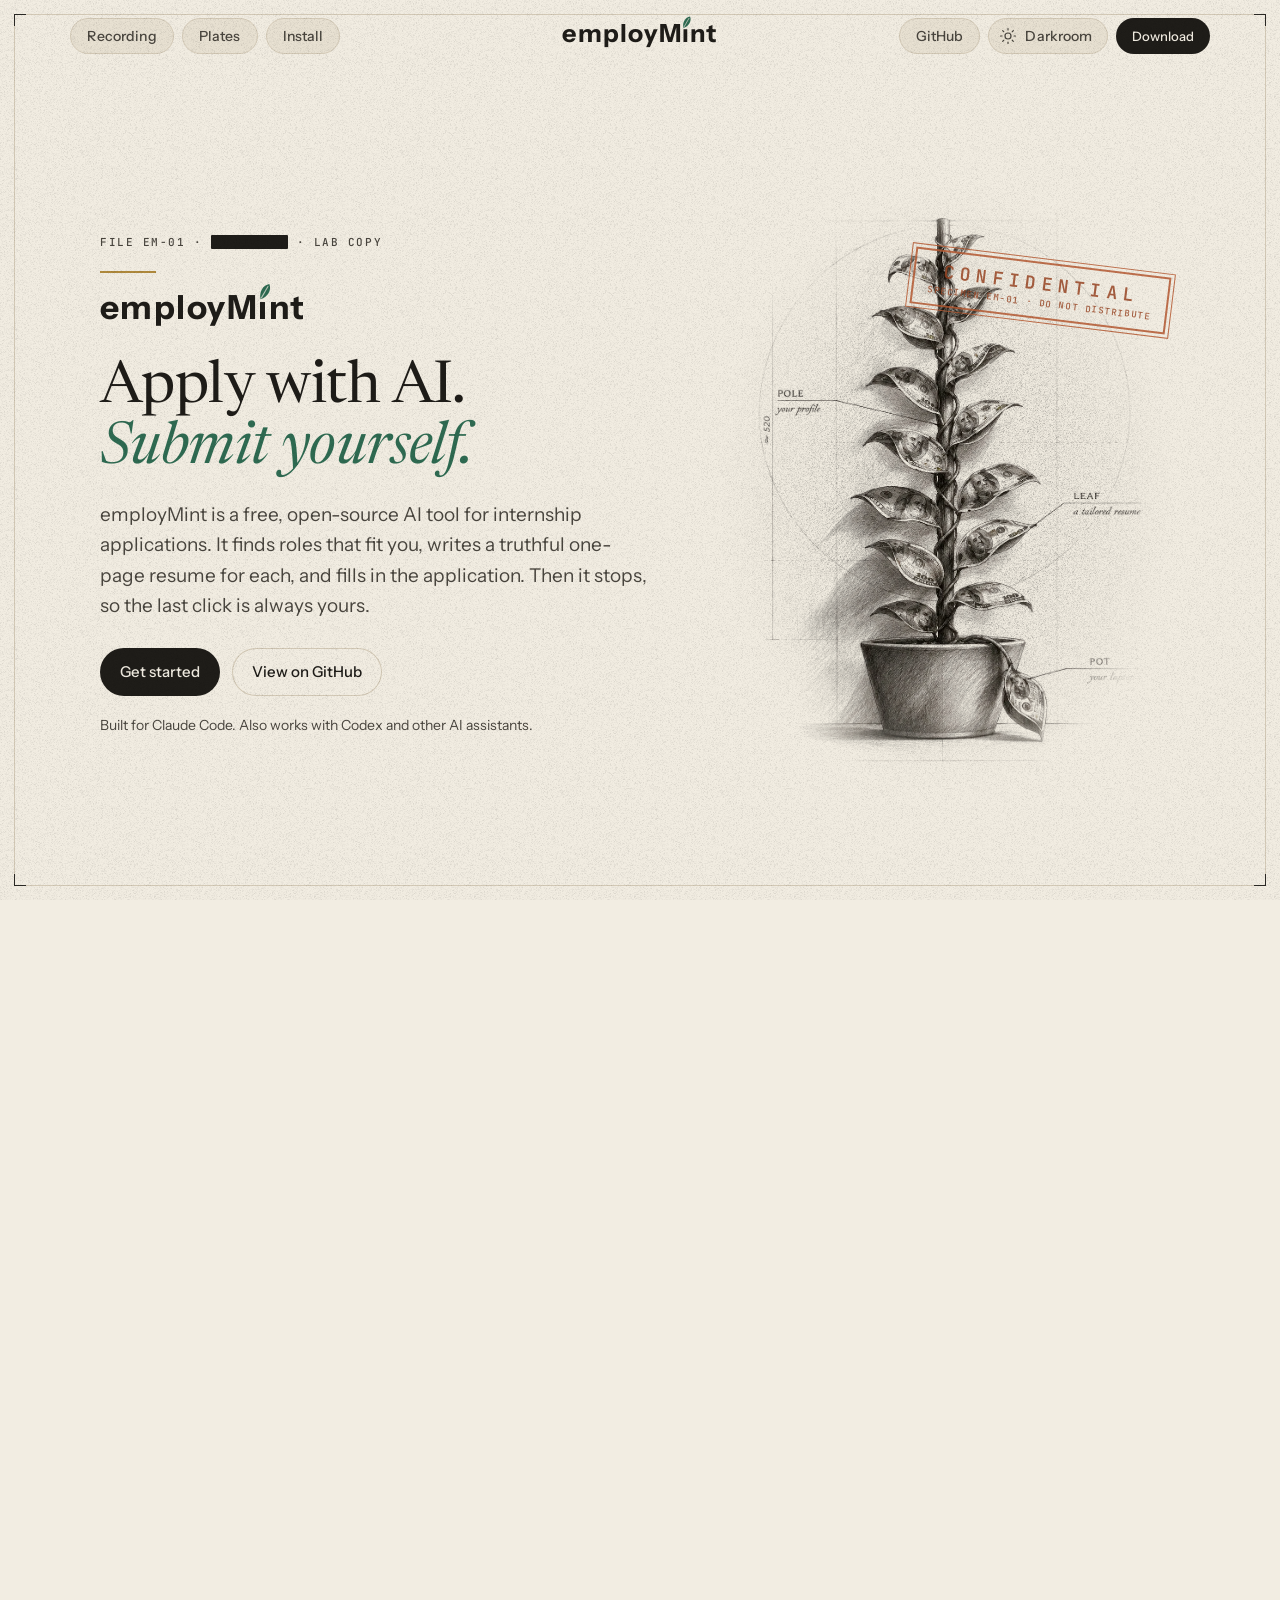
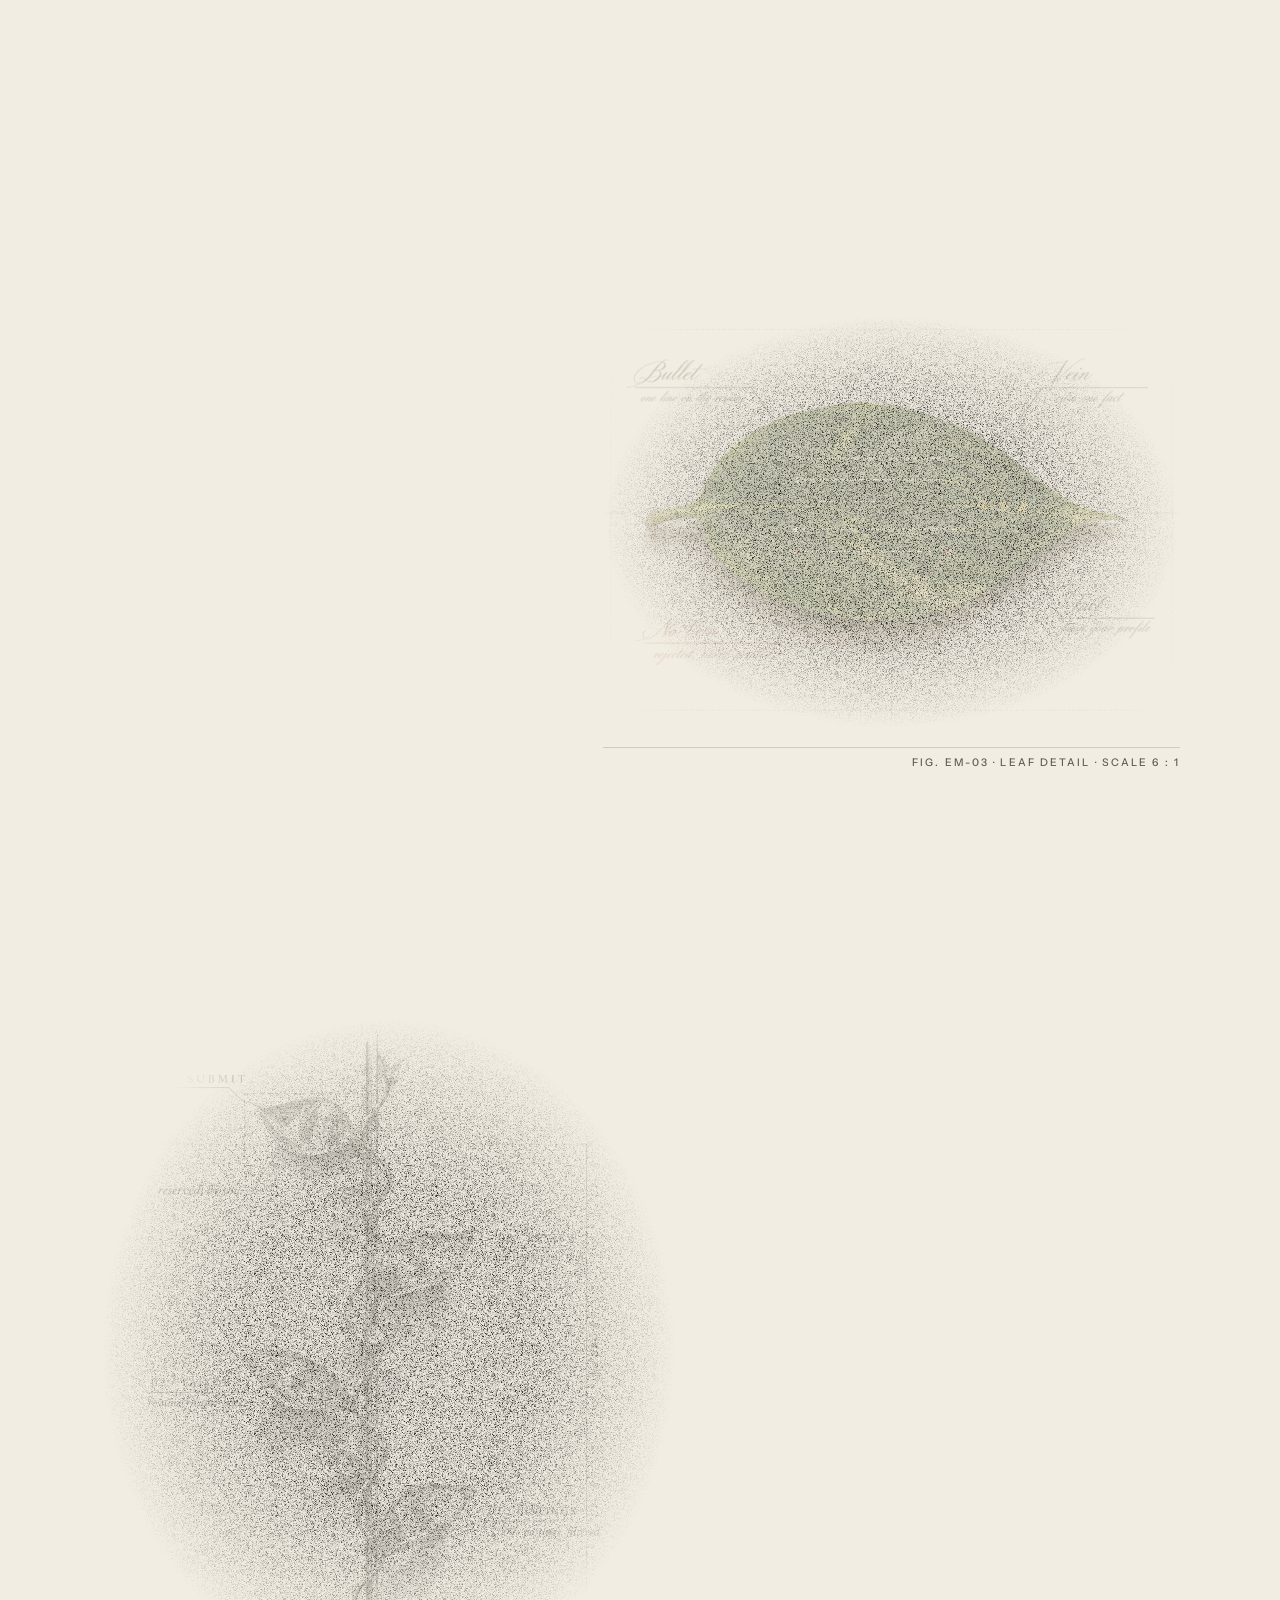
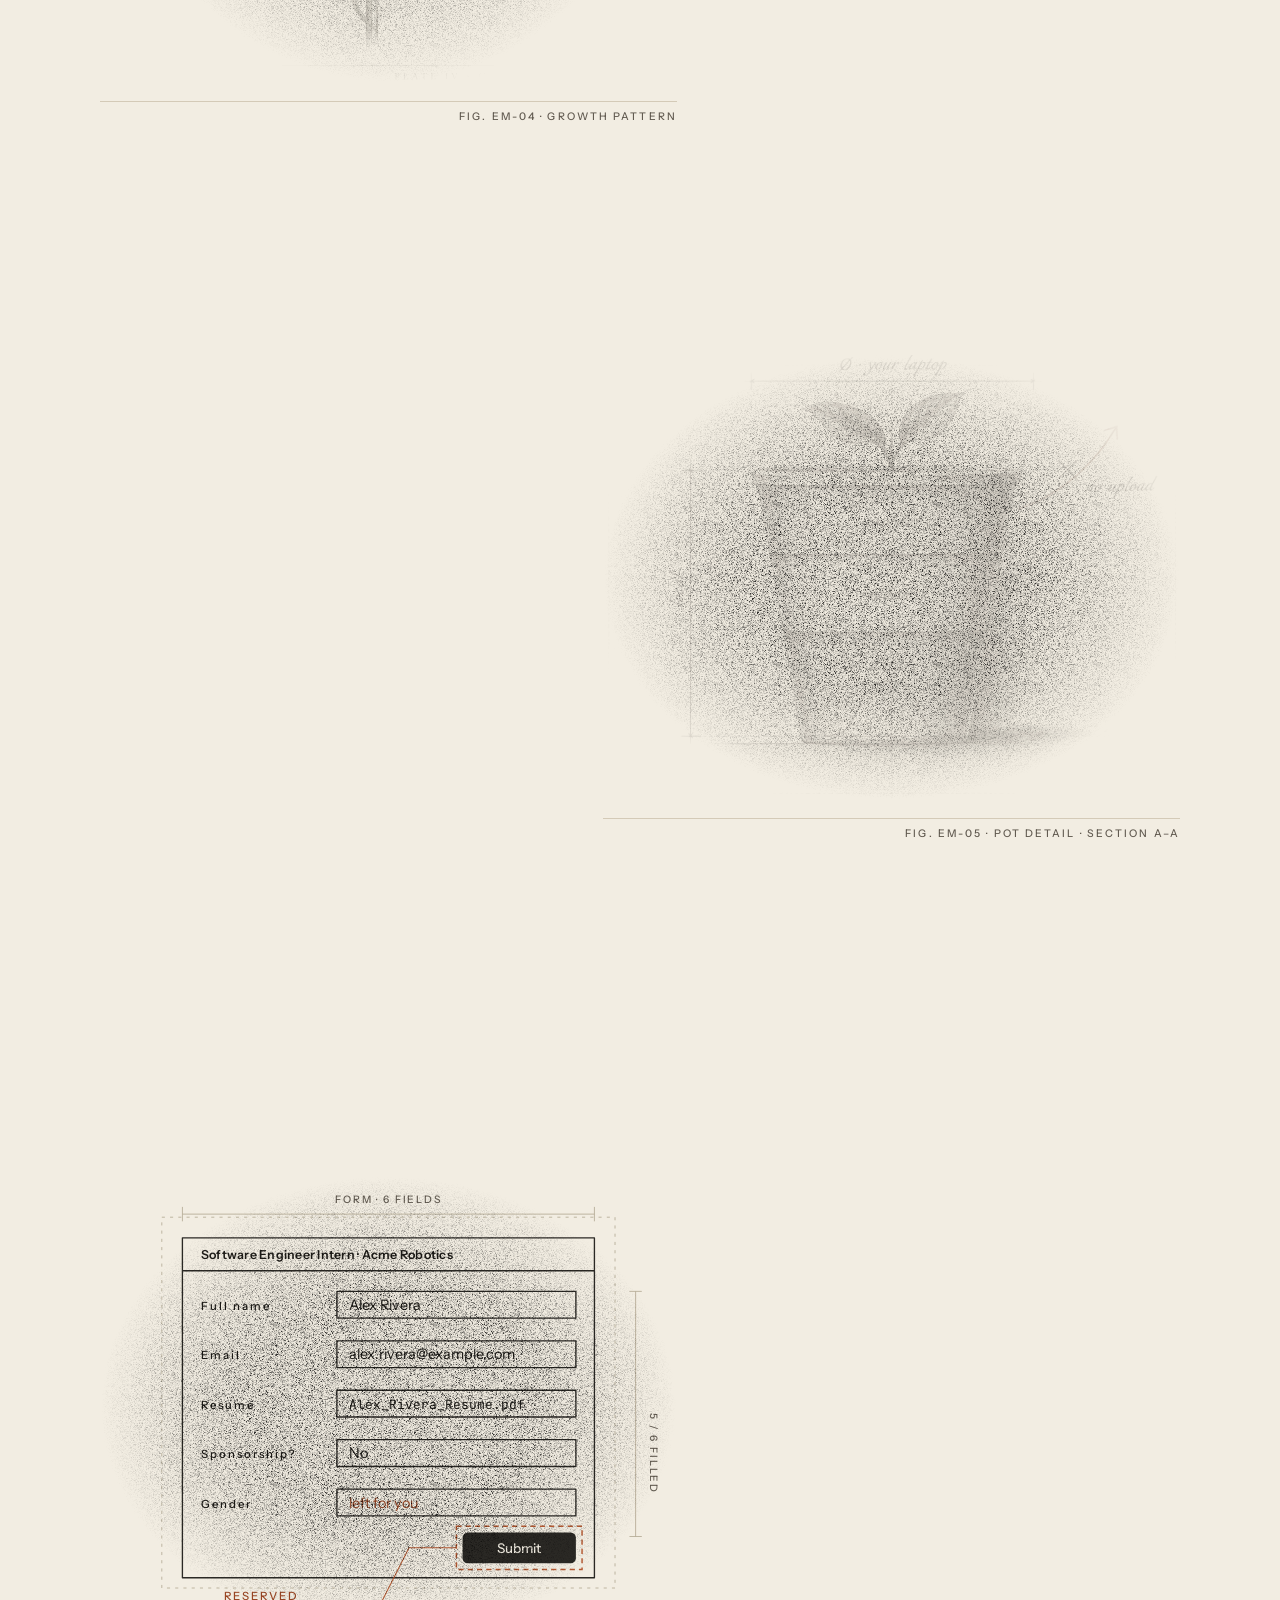
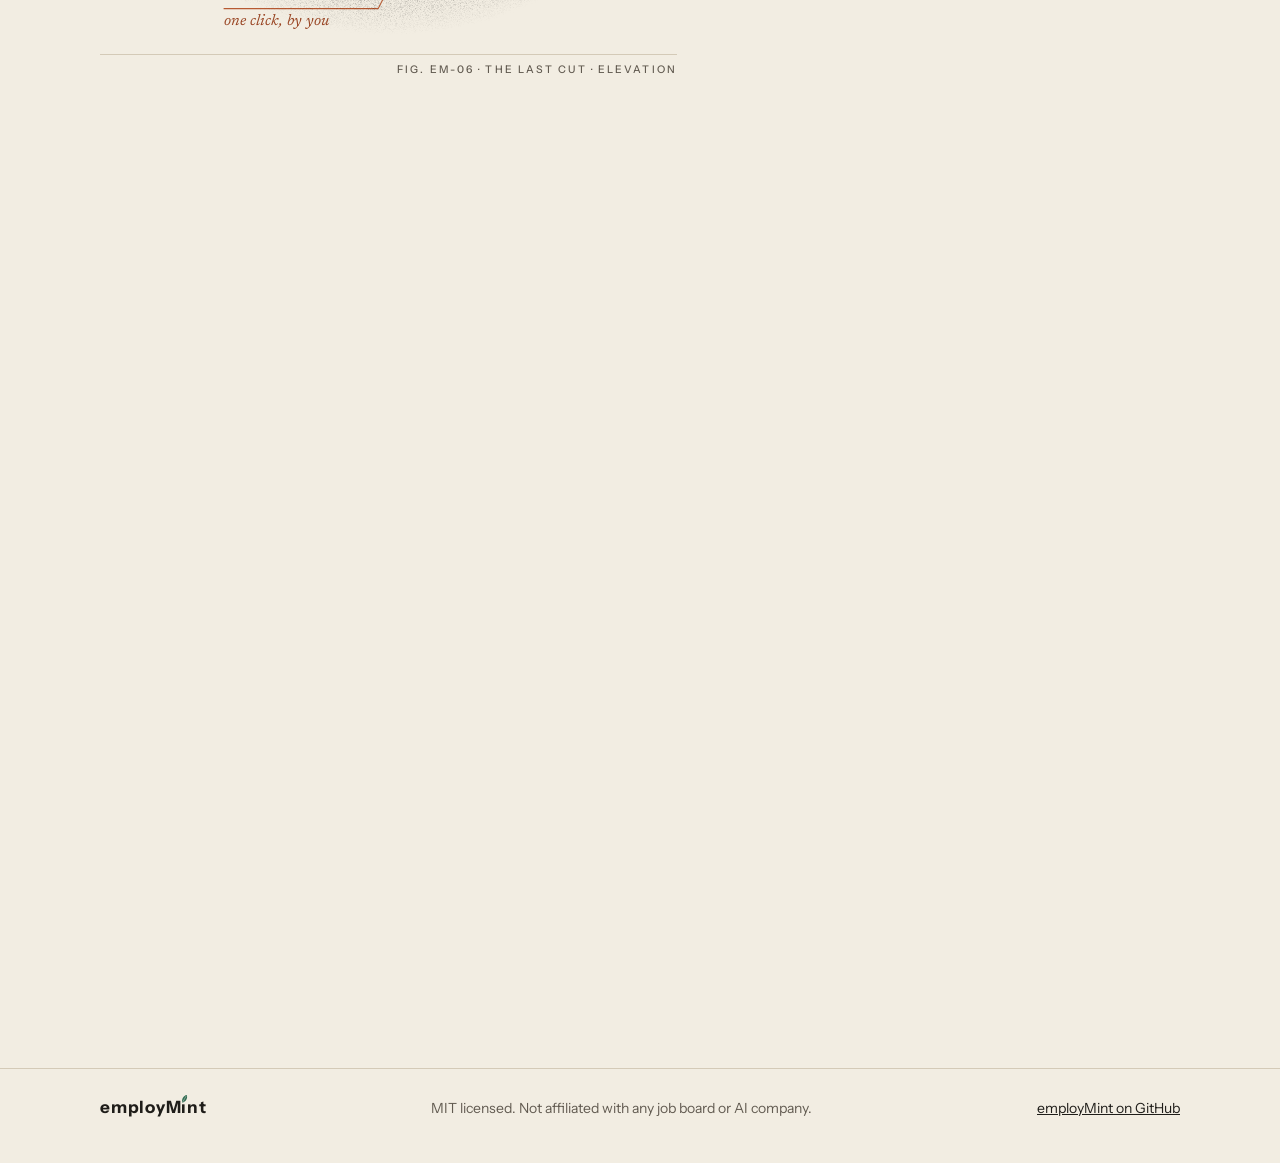
<file: site/index.html>
<!doctype html>
<html lang="en">
<head>
  <meta charset="utf-8">
  <meta name="viewport" content="width=device-width, initial-scale=1">
  <title>employMint: Free Open-Source AI Internship Application Tool</title>
  <meta name="description" content="Free, open-source tool that finds US internships, writes truthful tailored resumes, and fills applications with Claude Code. It stops before Submit.">
  <meta name="robots" content="index, follow, max-image-preview:large">
  <link rel="canonical" href="https://kunalagarrwal.github.io/employMint/">
  <meta property="og:type" content="website">
  <meta property="og:site_name" content="employMint">
  <meta property="og:title" content="employMint: Apply with AI. Submit yourself.">
  <meta property="og:description" content="A free internship tool that runs on your computer. It finds roles, writes a truthful resume for each, fills the form, and stops before Submit.">
  <meta property="og:url" content="https://kunalagarrwal.github.io/employMint/">
  <meta property="og:image" content="https://kunalagarrwal.github.io/employMint/og.jpg">
  <meta property="og:image:width" content="1200">
  <meta property="og:image:height" content="630">
  <meta property="og:image:alt" content="employMint: Apply with AI. Submit yourself. A pencil drawing of a plant labelled pole, your profile; leaf, a tailored resume; pot, your laptop.">
  <meta name="twitter:card" content="summary_large_image">
  <meta name="twitter:image" content="https://kunalagarrwal.github.io/employMint/og.jpg">
  <meta name="theme-color" content="#f2ede2" media="(prefers-color-scheme: light)">
  <meta name="theme-color" content="#171613" media="(prefers-color-scheme: dark)">
  <link rel="icon" href="favicon.svg" type="image/svg+xml">
  <link rel="preconnect" href="https://fonts.googleapis.com">
  <link rel="preconnect" href="https://fonts.gstatic.com" crossorigin>
  <link href="https://fonts.googleapis.com/css2?family=Instrument+Sans:wght@400;500;600;700&family=JetBrains+Mono:wght@400;500&family=Newsreader:ital,opsz,wght@0,6..72,400;0,6..72,500;1,6..72,400&display=swap" rel="stylesheet">
  <link rel="stylesheet" href="styles.css">
  <!-- Runs before first paint: a saved light/dark choice applies with no flash of the other theme. -->
  <script>(function () { var d = document.documentElement; d.classList.add("js");
    try { var t = localStorage.getItem("employmint-theme"); if (t === "light" || t === "dark") d.setAttribute("data-theme", t); } catch (e) {} })();</script>
  <script src="main.js" defer></script>
  <script type="application/ld+json">
  {
    "@context": "https://schema.org",
    "@type": "SoftwareApplication",
    "name": "employMint",
    "url": "https://kunalagarrwal.github.io/employMint/",
    "description": "Free, open-source internship application tool. It runs locally with your AI assistant, finds US internships, writes truthful tailored resumes, fills application forms, and stops before Submit.",
    "applicationCategory": "BusinessApplication",
    "operatingSystem": "macOS, Linux, Windows (via WSL)",
    "softwareRequirements": "Python 3.9 or newer, Google Chrome, an AI assistant such as Claude Code",
    "isAccessibleForFree": true,
    "license": "https://opensource.org/licenses/MIT",
    "downloadUrl": "https://github.com/kunalagarrwal/employMint/archive/refs/heads/main.zip",
    "sameAs": ["https://github.com/kunalagarrwal/employMint"],
    "offers": {"@type": "Offer", "price": "0", "priceCurrency": "USD"}
  }
  </script>
</head>
<body>
  <!-- One mint leaf, drawn once and reused everywhere. It points along +x from its base at 0,0. -->
  <svg class="defs" width="0" height="0" aria-hidden="true" focusable="false">
    <defs>
      <g id="leaf">
        <path d="M0 0 C10 -19 42 -22 64 0 C42 22 10 19 0 0 Z" pathLength="1" vector-effect="non-scaling-stroke"/>
        <path d="M3 0 C20 -1 40 -1 60 0" pathLength="1" fill="none" vector-effect="non-scaling-stroke"/>
        <path d="M15 -1 L23 -9 M15 1 L23 9 M29 -1 L38 -10 M29 1 L38 10 M43 -1 L50 -7 M43 1 L50 7" pathLength="1" fill="none" vector-effect="non-scaling-stroke"/>
      </g>
      <g id="leaf-outline">
        <path d="M0 0 C10 -19 42 -22 64 0 C42 22 10 19 0 0 Z" pathLength="1" vector-effect="non-scaling-stroke"/>
        <path d="M3 0 C20 -1 40 -1 60 0" pathLength="1" fill="none" vector-effect="non-scaling-stroke"/>
      </g>
    </defs>
  </svg>

  <div class="grain" aria-hidden="true"></div>
  <div class="frame" aria-hidden="true"><span></span><span></span><span></span><span></span></div>

  <aside class="titleblock" aria-hidden="true">
    <div class="tb-row tb-name">SPECIMEN LOG</div>
    <div class="tb-row"><span>Exposure</span><b><span data-sheet-no>01</span> / 07</b></div>
    <div class="tb-row"><span>Subject</span><b data-sheet-name>Specimen</b></div>
    <div class="tb-row"><span>Clearance</span><b>You</b></div>
  </aside>

  <a class="skip" href="#main">Skip to content</a>

  <header class="nav">
    <div class="nav-inner">
      <nav class="nav-left" aria-label="Sections">
        <a class="pill" href="#demo">Recording</a>
        <a class="pill" href="#leaf-plate">Plates</a>
        <a class="pill" href="#get">Install</a>
      </nav>
      <a class="brand" href="#top" aria-label="employMint home"><span class="wm" aria-hidden="true">employM<span class="wm-i">ı<svg class="wm-leaf" viewBox="0 0 10 16"><path d="M5 .6C9.2 4 9.4 10.6 5 15.4 .6 10.6.8 4 5 .6Z"/><path class="vein" d="M5 3v11"/></svg></span>nt</span></a>
      <nav class="nav-right" aria-label="Site">
        <a class="pill pill-gh" href="https://github.com/kunalagarrwal/employMint">GitHub</a>
        <button class="pill theme-toggle" type="button" aria-pressed="false" aria-label="Darkroom (dark mode)">
          <svg class="sun" viewBox="0 0 24 24" aria-hidden="true"><circle cx="12" cy="12" r="4"/><path d="M12 2v2M12 20v2M4.9 4.9l1.4 1.4M17.7 17.7l1.4 1.4M2 12h2M20 12h2M4.9 19.1l1.4-1.4M17.7 6.3l1.4-1.4"/></svg>
          <svg class="moon" viewBox="0 0 24 24" aria-hidden="true"><path d="M20 14.5A8 8 0 1 1 9.5 4a6.5 6.5 0 0 0 10.5 10.5Z"/></svg>
          <span class="tt-label">Darkroom</span>
        </button>
        <a class="btn btn-small" href="#get">Download</a>
      </nav>
    </div>
  </header>

  <main id="main" tabindex="-1">

    <!-- PLATE I: SPECIMEN -->
    <section class="plate plate-hero" id="top" data-plate="01" data-name="Specimen" aria-labelledby="hero-title">
      <div class="wrap plate-grid">
        <div class="plate-text">
          <p class="file-line" aria-hidden="true">FILE EM-01 · <span class="redact">REDACTED</span> · LAB COPY</p>
          <p class="rule" aria-hidden="true"></p>
          <p class="specimen" aria-label="employMint"><span class="wm" aria-hidden="true">employM<span class="wm-i">ı<svg class="wm-leaf" viewBox="0 0 10 16"><path d="M5 .6C9.2 4 9.4 10.6 5 15.4 .6 10.6.8 4 5 .6Z"/><path class="vein" d="M5 3v11"/></svg></span>nt</span></p>
                    <h1 id="hero-title">Apply with AI.<br><em>Submit yourself.</em></h1>
          <p class="lede">employMint is a free, open-source AI tool for internship applications. It finds roles that fit you, writes a truthful one-page resume for each, and fills in the application. Then it stops, so the last click is always yours.</p>
          <div class="actions">
            <a class="btn" href="#get">Get started</a>
            <a class="btn btn-quiet" href="https://github.com/kunalagarrwal/employMint">View on GitHub</a>
          </div>
          <p class="fineprint">Built for Claude Code. Also works with Codex and other AI assistants.</p>
        </div>

        <figure class="photo photo-hero">
          <img class="ink-l" src="img/plate-1-light.webp" width="1087" height="1447" fetchpriority="high" alt="Plate I, specimen: a pencil drawing of a plant climbing a pole from a pot. Labels read: pole, your profile; leaf, a tailored resume; pot, your laptop.">
          <img class="ink-d" src="img/plate-1-dark.webp" width="1087" height="1447" loading="lazy" alt="Plate I, specimen: a pencil drawing of a plant climbing a pole from a pot. Labels read: pole, your profile; leaf, a tailored resume; pot, your laptop.">
          <span class="wash" aria-hidden="true"></span><span class="fgrain" aria-hidden="true"></span><span class="flash" aria-hidden="true"></span>
        </figure>
        <p class="confidential" aria-hidden="true"><span>Confidential</span><small>Specimen EM-01 · Do not distribute</small></p>
      </div>
    </section>

    <!-- FIELD RECORDING: demo video placeholder -->
    <section class="plate plate-film" id="demo" data-plate="02" data-name="Field recording" aria-labelledby="demo-title">
      <div class="wrap">
        <div class="plate-head reveal">
          <p class="plate-no">File EM-02 · Field recording</p>
          <h2 id="demo-title">Night one.</h2>
        </div>
        <div class="film reveal">
          <video controls playsinline preload="metadata" poster="media/specimen-em-01.jpg" width="1280" height="720"
                 aria-describedby="film-desc">
            <source src="media/specimen-em-01.mp4" type="video/mp4">
          </video>
          <p id="film-desc" class="sr-only">A 48-second film with narration. In a secret lab lit by red darkroom light, a vine grows
            overnight in a sealed chamber, prints develop and hang to dry, and a laptop fills in a form. The vine reaches a glowing
            button and stops short. Narration: it read five thousand postings; every leaf is written from what you gave it, nothing
            invented; it fills in the form; then it stops, because the last step is reserved for you.</p>
          <span class="film-dim film-dim-w" aria-hidden="true">Specimen EM-01 · 0:48</span>
        </div>
      </div>
    </section>

    <!-- PLATE III: LEAF DETAIL / never invents -->
    <section class="plate" id="leaf-plate" data-plate="03" data-name="Leaf detail" aria-labelledby="leaf-title">
      <div class="wrap plate-grid">
        <div class="plate-text reveal">
          <p class="plate-no">File EM-03 · Leaf detail</p>
          <h2 id="leaf-title">It never invents a fact.</h2>
          <p>Every line on a resume cites a fact you gave it. A line it can't trace back, like a number you never mentioned, is cut before the PDF is made.</p>
          <dl class="spec">
            <div><dt>Bullet</dt><dd>one line on the resume</dd></div>
            <div><dt>Vein</dt><dd>the fact it cites</dd></div>
            <div><dt>No vein</dt><dd>rejected by the checker</dd></div>
          </dl>
        </div>
        <figure class="photo photo-paper">
          <img class="ink-l" src="img/plate-3-light.webp" width="1474" height="1067" loading="lazy" decoding="async" alt="Figure EM-03, leaf detail: a real leaf on drafting paper. Four of its lines are labelled: bullet, one line on the resume; vein, cites one fact, where three lines curve into dots on the midrib; fact, from your profile; and one line ending in a cross, no vein, rejected, never printed.">
          <img class="ink-d" src="img/plate-3-dark.webp" width="1474" height="1067" loading="lazy" decoding="async" alt="Figure EM-03, leaf detail: a real leaf on drafting paper. Four of its lines are labelled: bullet, one line on the resume; vein, cites one fact, where three lines curve into dots on the midrib; fact, from your profile; and one line ending in a cross, no vein, rejected, never printed.">
          <span class="fgrain" aria-hidden="true"></span><span class="flash" aria-hidden="true"></span>
          <figcaption class="caption">Fig. EM-03 · Leaf detail · scale 6 : 1</figcaption>
        </figure>
      </div>
    </section>

    <!-- PLATE IV: GROWTH PATTERN / how it works -->
    <section class="plate" id="growth" data-plate="04" data-name="Growth pattern" aria-labelledby="growth-title">
      <div class="wrap plate-grid plate-grid-flip">
        <figure class="drawing drawing-tall photo photo-paper">
          <img class="ink-l" src="img/plate-4-light.webp" width="1136" height="1385" loading="lazy" decoding="async" alt="Figure EM-04, growth pattern: a pencil drawing of a vine climbing a pole through four steps, bottom to top: listings, 5,000+ postings filtered; tailor, resume and cover letter; review, you approve or skip; submit, reserved: by you. The whole climb takes one day.">
          <img class="ink-d" src="img/plate-4-dark.webp" width="1136" height="1385" loading="lazy" decoding="async" alt="Figure EM-04, growth pattern: a pencil drawing of a vine climbing a pole through four steps, bottom to top: listings, 5,000+ postings filtered; tailor, resume and cover letter; review, you approve or skip; submit, reserved: by you. The whole climb takes one day.">
          <span class="wash" aria-hidden="true"></span><span class="fgrain" aria-hidden="true"></span><span class="flash" aria-hidden="true"></span>
          <figcaption class="caption">Fig. EM-04 · Growth pattern</figcaption>
        </figure>
        <div class="plate-text reveal">
          <p class="plate-no">File EM-04 · Growth pattern</p>
          <h2 id="growth-title">How it works</h2>
          <ol class="growth-steps" role="list">
            <li><span><b>Install once.</b> Download the folder and run <code>./install.sh</code>.</span></li>
            <li><span><b>Say "set me up".</b> Hand your AI assistant your resume. It asks a few questions and turns your experience into facts it's allowed to use.</span></li>
            <li><span><b>Run today's batch.</b> It finds the best new roles, tailors a resume for each, and lines them up on a review page.</span></li>
            <li><span><b>Approve, open, submit.</b> It fills the form. The last node is yours.</span></li>
          </ol>
        </div>
      </div>
    </section>

    <!-- PLATE V: POT DETAIL / never leaves your laptop -->
    <section class="plate" id="pot" data-plate="05" data-name="Pot detail" aria-labelledby="pot-title">
      <div class="wrap plate-grid">
        <div class="plate-text reveal">
          <p class="plate-no">File EM-05 · Pot detail</p>
          <h2 id="pot-title">Nothing leaves your laptop.</h2>
          <p>Your resume, your answers and every application live in one folder on your computer. No account, no server, no upload.</p>
          <dl class="spec">
            <div><dt>profile/</dt><dd>your facts and answers</dd></div>
            <div><dt>resumes/</dt><dd>one folder per job</dd></div>
            <div><dt>data/</dt><dd>job list, logins, logs</dd></div>
          </dl>
        </div>
        <figure class="drawing photo photo-paper">
          <img class="ink-l" src="img/plate-5-light.webp" width="1420" height="1104" loading="lazy" decoding="async" alt="Figure EM-05, pot detail: a pencil drawing of a seedling in a pot, cut away to show three layers labelled profile, resumes and data. The pot is measured as your laptop and marked local; an arrow leaving it is crossed out: no upload.">
          <img class="ink-d" src="img/plate-5-dark.webp" width="1420" height="1104" loading="lazy" decoding="async" alt="Figure EM-05, pot detail: a pencil drawing of a seedling in a pot, cut away to show three layers labelled profile, resumes and data. The pot is measured as your laptop and marked local; an arrow leaving it is crossed out: no upload.">
          <span class="wash" aria-hidden="true"></span><span class="fgrain" aria-hidden="true"></span><span class="flash" aria-hidden="true"></span>
          <figcaption class="caption">Fig. EM-05 · Pot detail · section A–A</figcaption>
        </figure>
      </div>
    </section>

    <!-- PLATE VI: THE LAST CUT / never submits -->
    <section class="plate" id="cut" data-plate="06" data-name="The last cut" aria-labelledby="cut-title">
      <div class="wrap plate-grid plate-grid-flip">
        <figure class="drawing photo">
          <svg viewBox="0 0 560 450" role="img" aria-labelledby="cut-d-title cut-d-desc">
            <title id="cut-d-title">Plate VI, the last cut</title>
            <desc id="cut-d-desc">An application form drawn as an elevation. Five fields are filled for the sample applicant Alex Rivera; the gender question is left for you. The Submit button is outlined and marked reserved: one click, by you.</desc>
            <g class="kd"><path d="M60 40 H500 V400 H60 Z"/></g>
            <g class="k">
              <path d="M520 112 V350 M514 112 H526 M514 350 H526 M80 30 V44 M480 30 V44 M80 37 H480" pathLength="1"/>
            </g>
            <g class="i">
              <path d="M80 60 H480 V390 H80 Z M80 92 H480" pathLength="1"/>
              <path d="M230 112 H462 V138 H230 Z M230 160 H462 V186 H230 Z M230 208 H462 V234 H230 Z M230 256 H462 V282 H230 Z M230 304 H462 V330 H230 Z" pathLength="1"/>
            </g>
            <g class="t">
              <text x="98" y="81" class="t-head">Software Engineer Intern · Acme Robotics</text>
              <text x="98" y="130">Full name</text>
              <text x="98" y="178">Email</text>
              <text x="98" y="226">Resume</text>
              <text x="98" y="274">Sponsorship?</text>
              <text x="98" y="322">Gender</text>
              <text x="280" y="26" text-anchor="middle" class="t-dim">FORM · 6 FIELDS</text>
              <text x="534" y="230" class="t-dim" transform="rotate(90 534 230)">5 / 6 FILLED</text>
            </g>
            <g class="w">
              <text x="242" y="130" class="v">Alex Rivera</text>
              <text x="242" y="178" class="v">alex.rivera@example.com</text>
              <text x="242" y="226" class="v v-mono">Alex_Rivera_Resume.pdf</text>
              <text x="242" y="274" class="v">No</text>
              <text x="242" y="322" class="v clay-text">left for you</text>
              <rect x="352" y="346" width="110" height="30" rx="5" class="submit-fill"/>
              <text x="407" y="366" text-anchor="middle" class="submit-text">Submit</text>
            </g>
            <g class="kd kd-clay"><path d="M346 340 H468 V382 H346 Z"/></g>
            <g class="t">
              <path class="clay" d="M346 361 H300 L270 420 H120" pathLength="1"/>
              <text x="120" y="412" class="clay-text">RESERVED</text>
              <text x="120" y="436" class="t-sub clay-text">one click, by you</text>
            </g>
          </svg>
          <span class="wash" aria-hidden="true"></span><span class="fgrain" aria-hidden="true"></span><span class="flash" aria-hidden="true"></span>
          <figcaption class="caption">Fig. EM-06 · The last cut · elevation</figcaption>
        </figure>
        <div class="plate-text reveal">
          <p class="plate-no">File EM-06 · The last cut</p>
          <h2 id="cut-title">You press Submit.</h2>
          <p>employMint fills the form, marks anything you need to answer, and stops. There's no code that clicks Submit. Demographic, salary and consent questions are always left for you.</p>
          <dl class="spec">
            <div><dt>Greenhouse, Ashby</dt><dd>filled automatically</dd></div>
            <div><dt>Workday</dt><dd>walks the steps, stops at Review</dd></div>
            <div><dt>Lever</dt><dd>opens in your Chrome with an answer sheet</dd></div>
          </dl>
        </div>
      </div>
    </section>

    <!-- SCHEDULE: download -->
    <section class="plate plate-schedule" id="get" data-plate="07" data-name="Schedule" aria-labelledby="get-title">
      <div class="wrap">
        <div class="plate-head reveal">
          <p class="plate-no">File EM-07 · Requisition</p>
          <h2 id="get-title">Get employMint</h2>
        </div>
        <div class="schedule reveal">
          <table>
            <caption class="sr-only">What you need and how to start</caption>
            <thead><tr><th scope="col">Item</th><th scope="col">Specification</th><th scope="col">Note</th></tr></thead>
            <tbody>
              <tr><th scope="row">Computer</th><td>macOS or Linux</td><td>Windows through WSL</td></tr>
              <tr><th scope="row">Python</th><td>3.9 or newer</td><td>python.org</td></tr>
              <tr><th scope="row">Browser</th><td>Google Chrome</td><td>not Chromium</td></tr>
              <tr><th scope="row">Assistant</th><td>Claude Code</td><td>Codex and others also work</td></tr>
              <tr><th scope="row">Licence</th><td>MIT</td><td>free, open source</td></tr>
            </tbody>
          </table>
          <div class="stamp-col">
            <a class="stamp" href="https://github.com/kunalagarrwal/employMint/archive/refs/heads/main.zip">
              <span class="stamp-top">Approved for</span>
              <span class="stamp-main">Download ZIP</span>
              <span class="stamp-bot">employMint · main</span>
            </a>
            <p class="or">or clone it</p>
            <div class="clone">
              <code id="clone-cmd" tabindex="0">git clone https://github.com/kunalagarrwal/employMint.git</code>
              <button class="copy" type="button" data-copy="#clone-cmd" aria-label="Copy the git clone command">Copy</button>
            </div>
            <p class="copy-status" role="status" aria-live="polite"></p>
          </div>
        </div>
        <ol class="next reveal" role="list" aria-label="After downloading">
          <li><span aria-hidden="true">1</span><div><strong>Open the folder in a terminal</strong><p>Unzip it first if you downloaded the ZIP.</p></div></li>
          <li><span aria-hidden="true">2</span><div><strong>Run <code>./install.sh</code></strong><p>One time. Safe to run again.</p></div></li>
          <li><span aria-hidden="true">3</span><div><strong>Open it in your AI assistant</strong><p>For Claude Code, run <code>claude</code> in the folder, then say <em>"Set me up"</em>.</p></div></li>
        </ol>
      </div>
    </section>
  </main>

  <footer class="footer">
    <div class="wrap footer-inner">
      <span class="brand-small" aria-label="employMint"><span class="wm" aria-hidden="true">employM<span class="wm-i">ı<svg class="wm-leaf" viewBox="0 0 10 16"><path d="M5 .6C9.2 4 9.4 10.6 5 15.4 .6 10.6.8 4 5 .6Z"/><path class="vein" d="M5 3v11"/></svg></span>nt</span></span>
      <span class="muted">MIT licensed. Not affiliated with any job board or AI company.</span>
      <a href="https://github.com/kunalagarrwal/employMint">employMint on GitHub</a>
    </div>
  </footer>
</body>
</html>
</file>
<file: site/styles.css>
/* employMint: a drawing set. Paper, graphite, a gold accent, mint leaves, clay for what is reserved for you. */
:root {
  --paper: #f2ede2;
  --paper-2: #e8e1d2;
  --card: #f8f4ec;
  --ink: #1f1d19;
  --ink-2: #4a463f;
  --muted: #625b51;
  --line: #d4cab7;
  --graphite: #2b2925;
  --construct: #b3a993;
  --gold: #b08a3c;
  --gold-ink: #775b22;
  --mint: #2f6b52;
  --mint-ink: #f4f1ea;
  --mint-soft: #dbe7df;
  --leaf: #8fbf9f;
  --clay: #b75a32;
  --clay-ink: #9a4624;
  --clay-soft: #f3dccf;
  --serif: "Newsreader", Georgia, "Times New Roman", serif;
  --sans: "Instrument Sans", system-ui, -apple-system, "Segoe UI", sans-serif;
  --mono: "JetBrains Mono", ui-monospace, Menlo, Consolas, monospace;
  --ease: cubic-bezier(.2, .7, .2, 1);
  --grain: url("img/grain-dark.png");
  --grain-opacity: .09;
  color-scheme: light dark;
}
/* Dark theme: when chosen with the toggle, or when the system is dark and light wasn't chosen. */
@media (prefers-color-scheme: dark) {
  :root:not([data-theme="light"]) {
    --paper: #171613;
    --paper-2: #1f1d1a;
    --card: #23211d;
    --ink: #efe9dd;
    --ink-2: #cfc7b8;
    --muted: #a39b8d;
    --line: #3a3630;
    --graphite: #e4ddcf;
    --construct: #5a5348;
    --gold: #cfa95e;
    --gold-ink: #d8b46c;
    --mint: #7cc3a1;
    --mint-ink: #10241b;
    --mint-soft: #1f3329;
    --leaf: #3d6b53;
    --clay: #e08a63;
    --clay-ink: #e08a63;
    --clay-soft: #3b261c;
    --grain: url("img/grain-light.png");
    --grain-opacity: .05;
  }
}
:root[data-theme="dark"] {
  --paper: #171613;
  --paper-2: #1f1d1a;
  --card: #23211d;
  --ink: #efe9dd;
  --ink-2: #cfc7b8;
  --muted: #a39b8d;
  --line: #3a3630;
  --graphite: #e4ddcf;
  --construct: #5a5348;
  --gold: #cfa95e;
  --gold-ink: #d8b46c;
  --mint: #7cc3a1;
  --mint-ink: #10241b;
  --mint-soft: #1f3329;
  --leaf: #3d6b53;
  --clay: #e08a63;
  --clay-ink: #e08a63;
  --clay-soft: #3b261c;
  --grain: url("img/grain-light.png");
  --grain-opacity: .05;
  color-scheme: dark;
}
:root[data-theme="light"] { color-scheme: light; }

*, *::before, *::after { box-sizing: border-box; }

/* Lenis smooth scrolling (from lenis@1.1.20/dist/lenis.css) */
html { scroll-padding-top: 72px; -webkit-text-size-adjust: 100%; scroll-snap-type: y mandatory; }
body {
  margin: 0;
  background: var(--paper);
  color: var(--ink);
  font: 400 17px/1.6 var(--sans);
  -webkit-font-smoothing: antialiased;
  overflow-x: hidden;
}
img, svg { display: block; }
a { color: inherit; }
h1, h2, h3 { font-family: var(--serif); font-weight: 400; margin: 0; }
p { margin: 0; }
code { font-family: var(--mono); font-size: .9em; }
:focus-visible { outline: 2px solid var(--mint); outline-offset: 3px; }

.wrap { width: min(1080px, 100% - 72px); margin-inline: auto; }
.muted { color: var(--muted); }
.defs { position: absolute; }
.sr-only { position: absolute; width: 1px; height: 1px; margin: -1px; padding: 0; overflow: hidden; clip: rect(0 0 0 0); white-space: nowrap; border: 0; }
.skip { position: absolute; left: -999px; top: 8px; background: var(--ink); color: var(--paper); padding: 8px 12px; border-radius: 8px; z-index: 70; }
.skip:focus { left: 24px; }

/* ---------- the sheet: grain, drafting frame, title block ---------- */
/* Static film grain over the whole sheet: one pre-rendered tile, no animation, so it costs nothing while scrolling. */
.grain { position: fixed; inset: 0; z-index: 60; pointer-events: none; opacity: var(--grain-opacity);
  background-image: var(--grain); background-size: 160px 160px; }

.frame { position: fixed; inset: 14px; border: 1px solid var(--line); pointer-events: none; z-index: 40; }
.frame span { position: absolute; width: 12px; height: 12px; border: 0 solid var(--graphite); }
.frame span:nth-child(1) { top: -1px; left: -1px; border-top-width: 1.5px; border-left-width: 1.5px; }
.frame span:nth-child(2) { top: -1px; right: -1px; border-top-width: 1.5px; border-right-width: 1.5px; }
.frame span:nth-child(3) { bottom: -1px; left: -1px; border-bottom-width: 1.5px; border-left-width: 1.5px; }
.frame span:nth-child(4) { bottom: -1px; right: -1px; border-bottom-width: 1.5px; border-right-width: 1.5px; }

.titleblock {
  position: fixed; right: 14px; bottom: 14px; z-index: 41; width: 160px;
  background: var(--paper); border: 1px solid var(--line); border-right: 0; border-bottom: 0;
  font: 500 10px/1 var(--sans); letter-spacing: .14em; text-transform: uppercase; color: var(--muted);
}
.tb-row { display: flex; justify-content: space-between; gap: 6px; padding: 6px 9px; border-bottom: 1px solid var(--line); }
.tb-row:last-child { border-bottom: 0; }
.tb-row b { font-weight: 600; color: var(--ink); letter-spacing: .1em; }
.tb-name { justify-content: center; font: 500 10px var(--serif); letter-spacing: .34em; color: var(--ink); padding: 9px 10px; }
[data-sheet-no], [data-sheet-name] { display: inline-block; transition: opacity .25s; }

/* ---------- nav ---------- */
.nav { position: sticky; top: 0; z-index: 30; background: color-mix(in srgb, var(--paper) 96%, transparent); }
.nav-inner { display: grid; grid-template-columns: 1fr auto 1fr; align-items: center; gap: 16px; height: 72px;
  padding-inline: clamp(20px, 5.5vw, 104px); }
.nav nav { display: flex; align-items: center; gap: 8px; font-size: 14px; }
.nav-left { justify-self: start; }
.nav-right { justify-self: end; }
.pill {
  display: inline-flex; align-items: center; gap: 8px; height: 36px; padding: 0 16px; border-radius: 999px;
  border: 1px solid var(--line); background: var(--paper-2); color: var(--ink-2); text-decoration: none;
  font: 500 14px var(--sans); letter-spacing: .01em; transition: color .2s, border-color .2s, background .2s;
}
.pill:hover { color: var(--ink); border-color: var(--ink-2); }

/* The wordmark: heavy, wide-set capitals-weight sans in camelCase; the dot of the i is a mint leaf. */
.brand { justify-self: center; text-decoration: none; color: var(--ink); }
.wm { display: inline-block; font: 700 25px/1 var(--sans); letter-spacing: .045em; color: var(--ink); white-space: nowrap; }
.wm-i { position: relative; display: inline-block; }
.wm-leaf { position: absolute; left: 50%; top: -.27em; width: .36em; height: .58em; transform: translateX(-42%) rotate(30deg);
  fill: var(--mint); overflow: visible; }
.wm-leaf .vein { fill: none; stroke: var(--paper); stroke-width: .9; stroke-linecap: round; opacity: .7; }

.btn {
  display: inline-flex; align-items: center; gap: 10px; background: var(--ink); color: var(--paper);
  padding: 12px 20px; border-radius: 999px; text-decoration: none; font-weight: 500; font-size: 15px;
  transition: background .2s, color .2s;
}
.btn:hover { background: var(--mint); color: var(--mint-ink); }
.btn-quiet { background: transparent; color: var(--ink); box-shadow: inset 0 0 0 1px var(--line); }
.btn-quiet:hover { background: var(--paper-2); color: var(--ink); }
.btn-small { padding: 8px 16px; font-size: 13px; }
/* Light / dark toggle: a darkroom switch */
.theme-toggle { padding: 0 14px 0 10px; cursor: pointer; }
::view-transition-old(root), ::view-transition-new(root) { animation: none; mix-blend-mode: normal; }
::view-transition-new(root) { z-index: 9999; }
/* Ink switch: main.js clips the incoming dark page (or, going light, the outgoing dark page, which then sits on
   top) to the outline of spreading ink. */
.ink-out::view-transition-old(root) { z-index: 9999; }
.ink-out::view-transition-new(root) { z-index: 1; }
/* While the page is captured for the switch, nothing fades its colours: the new snapshot is already final. */
.switching .pill, .switching .btn, .switching .theme-toggle, .switching a, .switching [data-sheet-no], .switching [data-sheet-name] { transition: none !important; }
.theme-fade, .theme-fade *, .theme-fade *::before, .theme-fade *::after {
  transition: background-color .5s ease, color .5s ease, border-color .5s ease, fill .5s ease, stroke .5s ease, opacity .5s ease !important;
}
.theme-toggle svg { width: 18px; height: 18px; fill: none; stroke: currentColor; stroke-width: 1.6; stroke-linecap: round; }
.theme-toggle .moon { display: none; }
:root[data-theme="dark"] .theme-toggle .sun { display: none; }
:root[data-theme="dark"] .theme-toggle .moon { display: block; }
@media (prefers-color-scheme: dark) {
  :root:not([data-theme="light"]) .theme-toggle .sun { display: none; }
  :root:not([data-theme="light"]) .theme-toggle .moon { display: block; }
}
@media (max-width: 520px) {
  .theme-toggle .tt-label { display: none; } .theme-toggle { padding: 0 8px; }
  .btn-small { padding: 8px 13px; }
  .schedule table { table-layout: fixed; font-size: 13px; }
  .schedule th, .schedule td { padding: 8px 7px; overflow-wrap: anywhere; }
  .schedule td:last-child { font-size: 14px; }
}

/* ---------- plates ---------- */
/* Each plate exposes four 0-1 values that the drawing reads. Without JS (or with reduced motion) they stay 1: fully drawn. */
/* One plate per screen, and one plate per scroll: each snaps into place and can't be skipped past. */
.plate { --c: 1; --inkp: 1; --wash: 1; --lab: 1; position: relative; padding: clamp(28px, 5vh, 64px) 0;
  min-height: calc(100svh - 72px); display: flex; flex-direction: column; justify-content: center;
  scroll-snap-align: start; scroll-snap-stop: always; }
.footer { scroll-snap-align: end; }

.plate-grid { display: grid; grid-template-columns: .85fr 1.15fr; gap: clamp(32px, 6vw, 96px); align-items: center; }
.plate-grid-flip { grid-template-columns: 1.15fr .85fr; }
.plate-grid > * { min-width: 0; }

.plate-hero .plate-grid { grid-template-columns: minmax(0, 1fr) minmax(0, .85fr); gap: clamp(24px, 5vw, 80px); }
.plate-hero { padding-block: clamp(12px, 3vh, 40px); }
.rule { width: 56px; height: 2px; background: var(--gold); }
.specimen { margin-top: clamp(10px, 2vh, 22px); }
.specimen .wm { font-size: clamp(22px, min(2.6vw, 3.8vh), 36px); }
.latin { font: italic 400 18px var(--serif); color: var(--ink-2); margin-top: 4px; }
h1 { margin-top: clamp(14px, 3.4vh, 40px); font-size: clamp(30px, min(4.6vw, 7.4vh), 62px); line-height: 1.04; letter-spacing: -0.01em; text-wrap: balance; }
h1 em { color: var(--mint); }
@media (min-width: 600px) { h1 em { white-space: nowrap; } }
.lede { font-size: clamp(15px, min(1.55vw, 2.3vh), 19px); color: var(--ink-2); margin-top: clamp(10px, 2.2vh, 22px); max-width: 34em; }
.actions { display: flex; flex-wrap: wrap; gap: 12px; margin-top: clamp(14px, 3vh, 30px); }
.fineprint { font-size: 14px; color: var(--muted); margin-top: clamp(10px, 2vh, 18px); }
@media (max-height: 640px) { .fineprint { display: none; } }

.plate-no { font: 500 12px var(--mono); letter-spacing: .18em; text-transform: uppercase; color: var(--gold-ink); }
h2 { font-size: clamp(36px, 4.4vw, 56px); line-height: 1.06; margin-top: 10px; }
.plate-claim { font: italic 400 clamp(20px, 2vw, 24px) var(--serif); color: var(--mint); margin: 10px 0 18px; }
.plate-text > p:not(.plate-no):not(.plate-claim) { color: var(--ink-2); max-width: 32em; }
.plate-head { margin-bottom: clamp(28px, 4vw, 48px); }

.spec { margin: 26px 0 0; display: grid; max-width: 30em; }
.spec div { display: grid; grid-template-columns: 9.5em 1fr; gap: 12px; padding: 10px 0; border-top: 1px dashed var(--line); }
.spec div:last-child { border-bottom: 1px dashed var(--line); }
.spec dt { font: 500 11px/1.9 var(--sans); letter-spacing: .16em; text-transform: uppercase; color: var(--ink); }
.spec dd { margin: 0; font: italic 17px var(--serif); color: var(--ink-2); }

.growth-steps { list-style: none; margin: 8px 0 0; padding: 0; display: grid; gap: 16px; counter-reset: s; max-width: 32em; }
.growth-steps li { counter-increment: s; display: grid; grid-template-columns: 34px 1fr; gap: 12px; color: var(--ink-2); }
.growth-steps li::before { content: "0" counter(s); font: 500 12px/2 var(--mono); color: var(--gold-ink); border-top: 1px solid var(--gold); }
.growth-steps b { color: var(--ink); font-weight: 600; }
.growth-steps li:last-child b { color: var(--clay-ink); }

/* ---------- drawings ---------- */
.drawing { margin: 0; }
.drawing svg { width: 100%; height: auto; overflow: visible; }
.drawing-tall svg { max-height: calc(100svh - 220px); margin-inline: auto; }
.caption { margin-top: 14px; padding-top: 8px; border-top: 1px solid var(--line); text-align: right;
  font: 500 10.5px var(--sans); letter-spacing: .2em; text-transform: uppercase; color: var(--muted); }

/* construction lines draw first, dashed guides fade in */
.k path { fill: none; stroke: var(--construct); stroke-width: .8; stroke-dasharray: 1; stroke-dashoffset: calc(1 - var(--c)); }
.kd path { fill: none; stroke: var(--construct); stroke-width: .8; stroke-dasharray: 3 5; opacity: var(--c); }
.kd-clay path { stroke: var(--clay); stroke-width: 1.4; stroke-dasharray: 5 4; opacity: var(--lab); }
/* ink lines draw over them */
.i path { fill: none; stroke: var(--graphite); stroke-width: 1.3; stroke-linecap: round; stroke-linejoin: round;
  stroke-dasharray: 1; stroke-dashoffset: calc(1 - var(--inkp)); }
.i .gold { stroke: var(--gold); stroke-width: 1.7; }
.i .clay { stroke: var(--clay); stroke-width: 1.5; }
/* leaves: outline inks in, then the green wash fills */
.lf use { stroke: var(--graphite); stroke-width: 1.1; stroke-linejoin: round; fill: var(--leaf); fill-opacity: calc(var(--wash) * .55);
  stroke-dasharray: 1; stroke-dashoffset: calc(1 - var(--inkp)); }
.lf-big use { stroke-width: 1.5; fill-opacity: calc(var(--wash) * .35); }
.lf-clay use { stroke: var(--clay); fill: var(--clay-soft); fill-opacity: calc(var(--wash) * .9); }
/* wash: hatching, fills and filled-in values */
.w { opacity: var(--wash); }
.hatch path { fill: none; stroke: var(--construct); stroke-width: .9; }
.w .node { fill: var(--gold); }
.w circle { fill: var(--graphite); }
.w .node-clay { fill: var(--clay); }
.x-clay { fill: none; stroke: var(--clay); stroke-width: 1.8; stroke-linecap: round; stroke-dasharray: none !important; }
.band { stroke: none; }
.band-1 { fill: var(--leaf); fill-opacity: .4; }
.band-2 { fill: var(--gold); fill-opacity: .16; }
.band-3 { fill: var(--construct); fill-opacity: .3; }
.v { font: 400 14px var(--sans); fill: var(--ink); }
.v-mono { font: 400 12.5px var(--mono); }
.submit-fill { fill: var(--graphite); }
.submit-text { fill: var(--paper); font: 500 13px var(--sans); }
/* labels and leaders come last */
.t { opacity: var(--lab); }
.t path { fill: none; stroke: var(--graphite); stroke-width: .8; stroke-dasharray: 1; stroke-dashoffset: calc(1 - var(--lab)); }
.t .clay { stroke: var(--clay); stroke-width: 1; }
.t circle { fill: var(--gold); }
.t text { font: 500 11px var(--sans); letter-spacing: .18em; fill: var(--ink); }
.t .t-sub { font: italic 400 15px var(--serif); letter-spacing: 0; fill: var(--ink-2); }
.t .t-dim { font-size: 10px; fill: var(--muted); }
.t .t-mono { font: 500 13px var(--mono); letter-spacing: 0; }
.t .t-head { font: 600 12px var(--sans); letter-spacing: .02em; }
.clay-text { fill: var(--clay-ink) !important; }

/* ---------- the reveal ----------
   The drawings are pre-baked as transparent ink layers, one for a light page and one for a dark page, so the browser
   draws a plain image: no blend modes, filters or masks. A plate develops when it arrives (main.js adds .on): the
   image comes up out of a pale, grainy haze. Only opacity and transform change, which the GPU does on its own. */
.photo { position: relative; margin: 0; }
.ink-d { display: none; }
:root[data-theme="dark"] .ink-l { display: none; }
:root[data-theme="dark"] .ink-d { display: block; }
@media (prefers-color-scheme: dark) {
  :root:not([data-theme="light"]) .ink-l { display: none; }
  :root:not([data-theme="light"]) .ink-d { display: block; }
}
.js .photo img { opacity: .18; transform: scale(1.045); transition: opacity 1.3s ease, transform 1.6s cubic-bezier(.2,.7,.2,1); }
.js .on .photo img { opacity: 1; transform: none; }
.js .plate-hero .photo img { transition-duration: 2.4s, 2.8s; }
.photo .wash { display: none; }
/* grain over the image only (the soft oval keeps it from showing as a box); heavy while developing, light after */
.photo .fgrain {
  position: absolute; inset: 0; z-index: 2; pointer-events: none; opacity: .2;
  background-image: var(--grain); background-size: 160px 160px; transition: opacity 1.8s ease;
  -webkit-mask-image: radial-gradient(ellipse 50% 50% at 50% 50%, #000 50%, transparent 100%);
          mask-image: radial-gradient(ellipse 50% 50% at 50% 50%, #000 50%, transparent 100%);
}
.js .photo .fgrain { opacity: .8; }
.js .on .photo .fgrain { opacity: .2; }
:root[data-theme="dark"] .on .photo .fgrain { opacity: .1; }
@media (prefers-color-scheme: dark) { :root:not([data-theme="light"]) .on .photo .fgrain { opacity: .1; } }
.drawing.photo .fgrain, .photo-paper .fgrain { bottom: 40px; }

.photo-hero { justify-self: center; width: min(100%, calc((100svh - 170px) * 1087 / 1447)); }
.photo-hero img { width: 100%; height: auto; }
.plate-hero .wrap { position: relative; }

/* Paper plates (pencil drawings) sit straight on the sheet; the caption stays crisp. */
.photo-paper img { width: auto; height: auto; max-width: 100%; max-height: calc(100svh - 230px); margin-inline: auto; }

/* Camera flash: a specimen being photographed for the file. Softer and warmer in the darkroom. */
.photo .flash { position: absolute; inset: -20px; z-index: 3; pointer-events: none; opacity: 0;
  background: radial-gradient(ellipse at 50% 45%, #fff 0%, rgba(255,255,255,.85) 40%, rgba(255,255,255,0) 75%); }
:root[data-theme="dark"] .photo .flash { background: radial-gradient(ellipse at 50% 45%, rgba(255,244,222,.5) 0%, rgba(255,244,222,.3) 40%, rgba(255,244,222,0) 75%); }
@media (prefers-color-scheme: dark) { :root:not([data-theme="light"]) .photo .flash { background: radial-gradient(ellipse at 50% 45%, rgba(255,244,222,.5) 0%, rgba(255,244,222,.3) 40%, rgba(255,244,222,0) 75%); } }
.photo.flashing .flash { animation: flash .7s cubic-bezier(.1,.8,.2,1); }
@keyframes flash { 0% { opacity: 0; } 5% { opacity: .95; } 12% { opacity: .55; } 16% { opacity: .8; } 100% { opacity: 0; } }

/* Classified-file details */
.file-line { font: 500 11px var(--mono); letter-spacing: .14em; color: var(--muted); margin-bottom: clamp(12px, 2.4vh, 22px); }
.redact { display: inline-block; background: var(--ink); color: transparent; padding: 0 .4em; border-radius: 1px; user-select: none; }
.confidential {
  position: absolute; right: 1%; top: 14%; z-index: 4; pointer-events: none; margin: 0;
  display: grid; justify-items: center; gap: 2px; padding: 8px 14px; color: var(--clay-ink);
  border: 2px solid var(--clay); outline: 1px solid var(--clay); outline-offset: 3px; transform: rotate(7deg); opacity: .85;
}
.js .confidential { opacity: 0; transition: opacity .5s ease 1.9s; }
.js .on .confidential { opacity: .85; }
.confidential span { font: 600 18px var(--mono); letter-spacing: .3em; text-transform: uppercase; }
.confidential small { font: 500 9px var(--mono); letter-spacing: .18em; text-transform: uppercase; }

/* ---------- field recording: the film ---------- */
.film { position: relative; max-width: 940px; aspect-ratio: 16 / 9; border: 1px solid var(--line);
  background: color-mix(in srgb, var(--paper-2) 60%, transparent); display: grid; place-items: center; }
.film::before, .film::after { content: ""; position: absolute; width: 18px; height: 18px; border: 0 solid var(--graphite); }
.film::before { top: -7px; left: -7px; border-top-width: 1px; border-left-width: 1px; }
.film::after { bottom: -7px; right: -7px; border-bottom-width: 1px; border-right-width: 1px; }
.film video { width: 100%; height: 100%; display: block; background: #0b0a09; object-fit: cover; }
.film-dim { position: absolute; right: 0; bottom: -28px; font: 500 10.5px var(--sans); letter-spacing: .2em; color: var(--muted); }

/* ---------- schedule (download) ---------- */
.schedule { display: grid; grid-template-columns: 1.35fr .65fr; gap: clamp(28px, 5vw, 72px); align-items: start; }
.schedule > * { min-width: 0; }
.schedule table { width: 100%; border-collapse: collapse; font-size: 15px; }
.schedule th, .schedule td { text-align: left; padding: 12px 14px; border: 1px solid var(--line); vertical-align: top; }
.schedule thead th { font: 500 10.5px var(--sans); letter-spacing: .2em; text-transform: uppercase; color: var(--muted); background: color-mix(in srgb, var(--paper-2) 50%, transparent); }
.schedule tbody th { font: 500 11px var(--sans); letter-spacing: .14em; text-transform: uppercase; }
.schedule td:last-child { font: italic 16px var(--serif); color: var(--ink-2); }
.stamp {
  display: inline-grid; justify-items: center; gap: 2px; padding: 16px 26px; text-decoration: none;
  color: var(--clay-ink); border: 2px solid var(--clay); outline: 1px solid var(--clay); outline-offset: 4px;
  transform: rotate(-3deg); transition: transform .3s var(--ease), background .3s;
}
.stamp:hover { transform: rotate(0); background: var(--clay-soft); }
.stamp:focus-visible { outline: 2px solid var(--mint); outline-offset: 6px; }
.stamp-top, .stamp-bot { font: 500 10px var(--sans); letter-spacing: .24em; text-transform: uppercase; }
.stamp-main { font: 500 26px var(--serif); letter-spacing: .04em; }
.or { color: var(--muted); font-size: 13px; letter-spacing: .1em; text-transform: uppercase; margin: 30px 0 10px; }
.clone { display: flex; align-items: stretch; border: 1px solid var(--line); background: var(--card); overflow: hidden; max-width: min(560px, 100%); }
.clone code { flex: 1; padding: 12px 14px; font-size: 12.5px; white-space: nowrap; overflow-x: auto; }
.copy { border: 0; border-left: 1px solid var(--line); background: transparent; color: var(--ink); font: 500 14px var(--sans); padding: 0 16px; cursor: pointer; min-width: 76px; }
.copy:hover { background: var(--paper-2); }
.copy.copied { color: var(--mint); }
.copy:focus-visible, .clone code:focus-visible { outline-offset: -4px; }
.copy-status { font-size: 13px; color: var(--muted); min-height: 1.4em; margin-top: 8px; }
.next { list-style: none; margin: clamp(40px, 6vw, 72px) 0 0; padding: 0; display: grid; grid-template-columns: repeat(3, 1fr); gap: 28px; }
.next li { display: grid; grid-template-columns: 34px 1fr; gap: 12px; border-top: 1px solid var(--line); padding-top: 16px; }
.next li > span { font: 500 12px/1.9 var(--mono); color: var(--gold-ink); }
.next strong { font-weight: 600; }
.next p { color: var(--ink-2); font-size: 15px; margin-top: 2px; }
.next code { background: var(--card); border: 1px solid var(--line); padding: 1px 6px; border-radius: 4px; }

.footer { padding: 28px 0 44px; border-top: 1px solid var(--line); font-size: 14px; }
.footer-inner { display: flex; align-items: center; justify-content: space-between; gap: 16px; flex-wrap: wrap; }
.brand-small .wm { font-size: 17px; }

/* ---------- text rises in when its plate arrives (main.js adds .on) ---------- */
.js .reveal { opacity: 0; transform: translate3d(0, 32px, 0); transition: opacity .8s ease, transform 1s cubic-bezier(.2,.7,.2,1); }
.js .on .reveal, .js .reveal:focus-within { opacity: 1; transform: none; }
.js .on .reveal ~ .reveal { transition-delay: .12s; }

/* ---------- small screens ---------- */
/* The title block sits in the page margin, so it only shows when the margin is wide enough for it. */
@media (max-width: 1399px) {
  .titleblock { display: none; }
  .footer-inner { padding-right: 0; }
}
@media (max-width: 900px) {
  .wrap { width: min(1080px, 100% - 44px); }
  .frame { inset: 8px; }
  .plate-grid, .plate-grid-flip, .schedule { grid-template-columns: 1fr; }
  .plate-grid-flip .drawing { order: 2; }
  .photo-hero { width: min(100%, calc((100svh - 170px) * 1087 / 1447)); }
}
/* Narrower screens: section pills go; the wordmark moves left. */
@media (max-width: 1080px) {
  .nav .nav-left { display: none; }
  .nav-inner { grid-template-columns: auto 1fr; }
  .brand { justify-self: start; }
}
@media (max-width: 560px) {
  .pill-gh { display: none; }
  .theme-toggle .tt-label { display: none; } .theme-toggle { padding: 0 9px; }
  .wm { font-size: 21px; }
  .nav-inner { gap: 8px; }
}
/* Phones and short laptop screens: snapping helps but never traps you inside a tall plate. */
@media (max-width: 900px), (max-height: 760px) {
  html { scroll-snap-type: y proximity; }
  .plate { min-height: 0; scroll-snap-stop: normal; }
}
/* Below 700px the intro stacks: a smaller drawing under the text, so both fit with little scrolling. */
@media (max-width: 699px) {
  .plate-hero .plate-grid { grid-template-columns: 1fr; }
  .photo-hero { width: min(78vw, calc(46svh * 1087 / 1447)); }
  .confidential { right: 2%; top: auto; bottom: 30%; transform: rotate(7deg) scale(.75); }
  .next { grid-template-columns: 1fr; }
  .drawing-tall svg { max-height: none; }
  .spec div { grid-template-columns: 7.5em 1fr; }
}

/* ---------- reduced motion: everything drawn, nothing moves ---------- */
@media (prefers-reduced-motion: reduce) {
  html { scroll-behavior: auto; }
  .js .reveal { opacity: 1; transform: none; }
  .js .photo img, .js .photo .fgrain, .js .confidential, .js .reveal { transition: none !important; }
  .photo.flashing .flash { animation: none; }
  .btn, .stamp { transition: none; }
}
</file>
